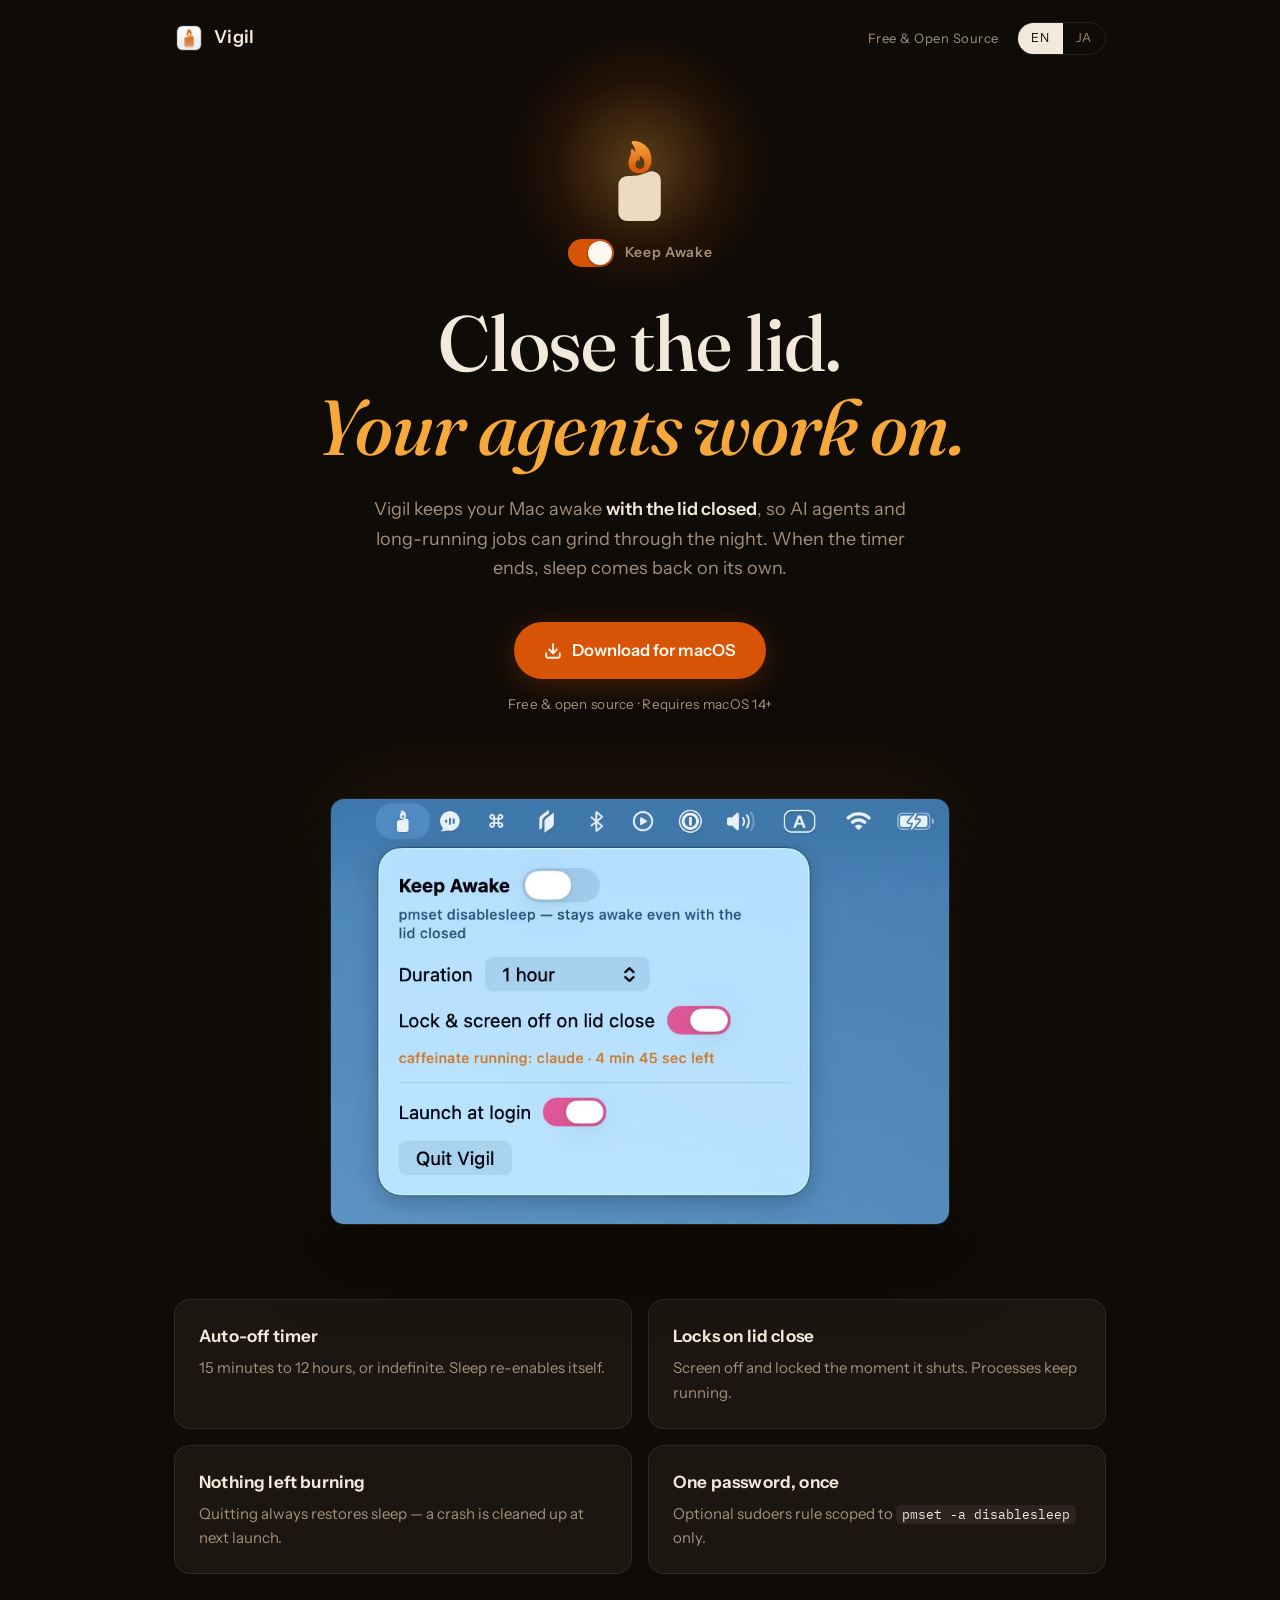
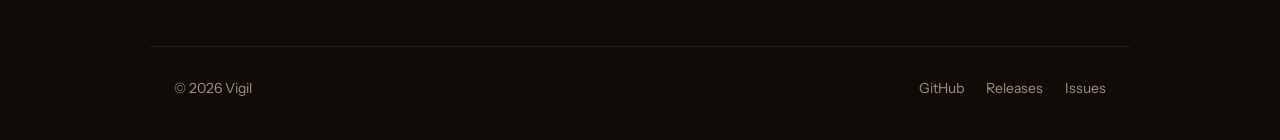
<file: public/index.html>
<!DOCTYPE html>
<html lang="en">
<head>
  <meta charset="UTF-8">
  <meta name="viewport" content="width=device-width, initial-scale=1.0">
  <title>Vigil — Keep your Mac awake, even with the lid closed</title>
  <meta name="description" content="Vigil is a macOS menu bar app that keeps your Mac awake with the lid closed, so AI agents and long-running jobs can work through the night — then re-enables sleep automatically. Free and open source.">
  <meta name="keywords" content="Vigil, keep awake, macOS, prevent sleep, disablesleep, pmset, clamshell, lid closed, AI agent, Claude Code, caffeinate alternative, menu bar app, Mac app, open source">
  <meta name="author" content="morishin">
  <meta name="robots" content="index, follow">
  <meta name="theme-color" content="#0f0b07">
  <link rel="canonical" href="https://vigil.morishin.me/">
  <link rel="alternate" hreflang="en" href="https://vigil.morishin.me/">
  <link rel="alternate" hreflang="ja" href="https://vigil.morishin.me/ja/">
  <link rel="alternate" hreflang="x-default" href="https://vigil.morishin.me/">
  <link rel="icon" type="image/png" href="assets/icon.png">
  <link rel="apple-touch-icon" href="assets/icon.png">
  <link rel="preconnect" href="https://fonts.googleapis.com">
  <link rel="preconnect" href="https://fonts.gstatic.com" crossorigin>
  <link href="https://fonts.googleapis.com/css2?family=Fraunces:ital,opsz,wght@0,9..144,400..650;1,9..144,400..650&family=Instrument+Sans:wght@400;500;600;700&family=IBM+Plex+Mono:wght@400;500&display=swap" rel="stylesheet">

  <!-- Open Graph -->
  <meta property="og:type" content="website">
  <meta property="og:site_name" content="Vigil">
  <meta property="og:title" content="Vigil — Keep your Mac awake, even with the lid closed">
  <meta property="og:description" content="Keep your Mac awake with the lid closed — let AI agents and long jobs work through the night. Sleep comes back automatically.">
  <meta property="og:url" content="https://vigil.morishin.me/">
  <meta property="og:locale" content="en_US">
  <meta property="og:locale:alternate" content="ja_JP">
  <meta property="og:image" content="https://vigil.morishin.me/assets/icon.png">
  <meta property="og:image:width" content="512">
  <meta property="og:image:height" content="512">
  <meta property="og:image:alt" content="Vigil app icon — a lit candle">

  <!-- Twitter Card -->
  <meta name="twitter:card" content="summary">
  <meta name="twitter:title" content="Vigil — Keep your Mac awake, even with the lid closed">
  <meta name="twitter:description" content="Keep your Mac awake with the lid closed — let AI agents work through the night. Sleep comes back automatically.">
  <meta name="twitter:image" content="https://vigil.morishin.me/assets/icon.png">
  <meta name="twitter:creator" content="@morishin127">

  <!-- Structured Data -->
  <script type="application/ld+json">
  {
    "@context": "https://schema.org",
    "@type": "SoftwareApplication",
    "name": "Vigil",
    "operatingSystem": "macOS 14",
    "applicationCategory": "UtilitiesApplication",
    "description": "A macOS menu bar app that keeps your Mac awake with the lid closed, so AI agents and long-running jobs can keep working. Sleep is re-enabled automatically when a timer expires.",
    "url": "https://vigil.morishin.me/",
    "downloadUrl": "https://github.com/morishin/Vigil/releases/latest",
    "image": "https://vigil.morishin.me/assets/icon.png",
    "author": { "@type": "Person", "name": "morishin", "url": "https://github.com/morishin" },
    "offers": { "@type": "Offer", "price": "0", "priceCurrency": "USD" },
    "isAccessibleForFree": true,
    "inLanguage": ["en", "ja"]
  }
  </script>

  <link rel="stylesheet" href="assets/style.css">
</head>
<body>

<div class="dimmer" aria-hidden="true"></div>

<header class="site-header">
  <a href="/" class="site-logo">
    <img src="assets/icon.png" alt="">
    <span>Vigil</span>
  </a>
  <div class="header-right">
    <span class="header-meta">Free &amp; Open Source</span>
    <nav class="lang-switch">
      <a href="/" class="active">EN</a>
      <a href="/ja/">JA</a>
    </nav>
  </div>
</header>

<main class="hero">
  <div class="candle-stage rise rise-1">
    <div class="candle-glow" aria-hidden="true"></div>
    <svg class="candle-svg" viewBox="0 0 120 120" role="img" aria-label="A lit candle — Vigil's icon">
      <defs>
        <linearGradient id="flame-grad" x1="0" y1="10" x2="0" y2="50" gradientUnits="userSpaceOnUse">
          <stop offset="0" stop-color="#f7a83b"/>
          <stop offset="1" stop-color="#d75407"/>
        </linearGradient>
      </defs>
      <path class="candle-body" d="M33 64.9688C33 58.4724 38.7642 53.4806 45.2333 53.7046C50.0918 53.8729 55.4705 53.7102 59.5 52.6378C62.5099 51.8367 66.2727 50.36 70.0092 48.7163C77.3691 45.4786 86 50.6627 86 58.7276V99.3617C86 105.237 81.2542 110 75.4 110H43.6C37.7458 110 33 105.237 33 99.3617V64.9688Z"/>
      <path class="candle-flame" d="M59.2305 50.4255C56.5236 50.4255 54.1521 49.8957 52.1159 48.836C50.0918 47.7763 48.5167 46.2914 47.3908 44.3813C46.2769 42.4582 45.72 40.2145 45.72 37.6503C45.72 36.3028 45.8158 35.1122 46.0075 34.0787C46.2111 33.0321 46.4566 32.0901 46.7441 31.2528C47.0435 30.4155 47.3369 29.6306 47.6244 28.898C47.9238 28.1653 48.1694 27.4392 48.361 26.7197C48.5646 26.0001 48.6664 25.2152 48.6664 24.3648C48.6664 23.9331 48.6425 23.4817 48.5946 23.0107C48.5586 22.5267 48.5407 22.1538 48.5407 21.8922C48.5407 21.4343 48.6545 21.0745 48.882 20.8128C49.1216 20.5381 49.433 20.4007 49.8163 20.4007C50.4032 20.4007 50.9901 20.5904 51.5769 20.9698C52.1758 21.3492 52.7208 21.8856 53.2119 22.579C53.7149 23.2724 54.1042 24.0835 54.3797 25.0124L53.5712 25.2086C53.8227 24.7377 53.9784 24.319 54.0383 23.9527C54.1102 23.5733 54.1461 23.1939 54.1461 22.8145C54.1341 21.5978 53.9305 20.4465 53.5353 19.3607C53.14 18.2748 52.6369 17.2413 52.0261 16.2601C51.4153 15.2658 50.7625 14.3238 50.0678 13.4342C49.8881 13.1987 49.7444 12.9567 49.6366 12.7081C49.5408 12.4465 49.4929 12.1914 49.4929 11.9428C49.4929 11.3148 49.7444 10.8373 50.2475 10.5102C50.7505 10.1701 51.4212 10 52.2597 10C53.7568 10 55.3379 10.1962 57.0027 10.5887C58.6795 10.9812 60.3444 11.5961 61.9973 12.4334C63.6502 13.2576 65.2132 14.3042 66.6864 15.5732C68.1597 16.8423 69.4712 18.3533 70.621 20.1064C71.7828 21.8595 72.6931 23.8677 73.3519 26.131C74.0106 28.3812 74.34 30.8931 74.34 33.6666C74.34 37.0288 73.7052 39.9659 72.4356 42.4778C71.178 44.9897 69.4173 46.939 67.1536 48.3258C64.8898 49.7256 62.2488 50.4255 59.2305 50.4255ZM59.6078 44.9504C60.9493 44.9504 62.0632 44.6364 62.9495 44.0085C63.8358 43.3674 64.5006 42.5301 64.9437 41.4966C65.3989 40.45 65.6264 39.3118 65.6264 38.082C65.6264 36.8653 65.4108 35.6421 64.9797 34.4123C64.5485 33.1695 63.9137 32.0378 63.0753 31.0174C62.2368 29.9838 61.2008 29.1531 59.9671 28.5251C59.8833 28.4858 59.8114 28.4924 59.7515 28.5447C59.7036 28.5971 59.6856 28.6755 59.6976 28.7802C59.8414 30.2716 59.8234 31.6519 59.6437 32.9209C59.476 34.1899 59.1646 35.1711 58.7095 35.8645C58.5179 35.3281 58.2843 34.831 58.0088 34.3731C57.7453 33.9021 57.4219 33.4769 57.0386 33.0975C56.9668 33.0321 56.9009 33.0125 56.841 33.0386C56.7811 33.0648 56.7452 33.1302 56.7332 33.2349C56.6614 33.7713 56.4997 34.2684 56.2481 34.7263C55.9966 35.1711 55.7271 35.629 55.4397 36.1C55.1522 36.5579 54.9007 37.0812 54.6851 37.6699C54.4695 38.2455 54.3617 38.9455 54.3617 39.7697C54.3617 41.3134 54.8408 42.5628 55.799 43.5179C56.7692 44.4729 58.0388 44.9504 59.6078 44.9504Z"/>
    </svg>
  </div>

  <label class="awake-toggle rise rise-1" for="keep-awake">
    <input type="checkbox" id="keep-awake" checked>
    <span class="switch" aria-hidden="true"></span>
    <span>Keep Awake</span>
  </label>

  <h1 class="rise rise-2">
    Close the lid.<br>
    <em>Your agents work on.</em>
  </h1>

  <p class="lede rise rise-3">
    Vigil keeps your Mac awake <strong>with the lid closed</strong>, so AI agents
    and long-running jobs can grind through the night. When the timer ends,
    sleep comes back on its own.
  </p>

  <div class="cta-wrap rise rise-4">
    <a href="https://github.com/morishin/Vigil/releases/latest" class="hero-cta">
      <svg viewBox="0 0 24 24" fill="none" stroke="currentColor" stroke-width="2.4" stroke-linecap="round" stroke-linejoin="round" aria-hidden="true">
        <path d="M21 15v4a2 2 0 0 1-2 2H5a2 2 0 0 1-2-2v-4"/>
        <polyline points="7 10 12 15 17 10"/>
        <line x1="12" y1="15" x2="12" y2="3"/>
      </svg>
      <span>Download for macOS</span>
    </a>
    <span class="cta-note">Free &amp; open source · Requires macOS 14+</span>
  </div>
</main>

<section class="showcase rise rise-5">
  <img src="assets/screenshot.webp" width="860" height="592" alt="The Vigil menu opened from the macOS menu bar, showing the Keep Awake toggle, duration picker, and lid-close options">
</section>

<section class="features">
  <div class="container">
    <div class="features-grid">

      <article class="feature-card">
        <h3>Auto-off timer</h3>
        <p>15 minutes to 12 hours, or indefinite. Sleep re-enables itself.</p>
      </article>

      <article class="feature-card">
        <h3>Locks on lid close</h3>
        <p>Screen off and locked the moment it shuts. Processes keep running.</p>
      </article>

      <article class="feature-card">
        <h3>Nothing left burning</h3>
        <p>Quitting always restores sleep — a crash is cleaned up at next launch.</p>
      </article>

      <article class="feature-card">
        <h3>One password, once</h3>
        <p>Optional sudoers rule scoped to <code>pmset -a disablesleep</code> only.</p>
      </article>

    </div>
  </div>
</section>

<footer class="site-footer">
  <div>© 2026 Vigil</div>
  <div class="footer-links">
    <a href="https://github.com/morishin/Vigil">GitHub</a>
    <a href="https://github.com/morishin/Vigil/releases">Releases</a>
    <a href="https://github.com/morishin/Vigil/issues">Issues</a>
  </div>
</footer>

<script src="assets/main.js"></script>
</body>
</html>
</file>
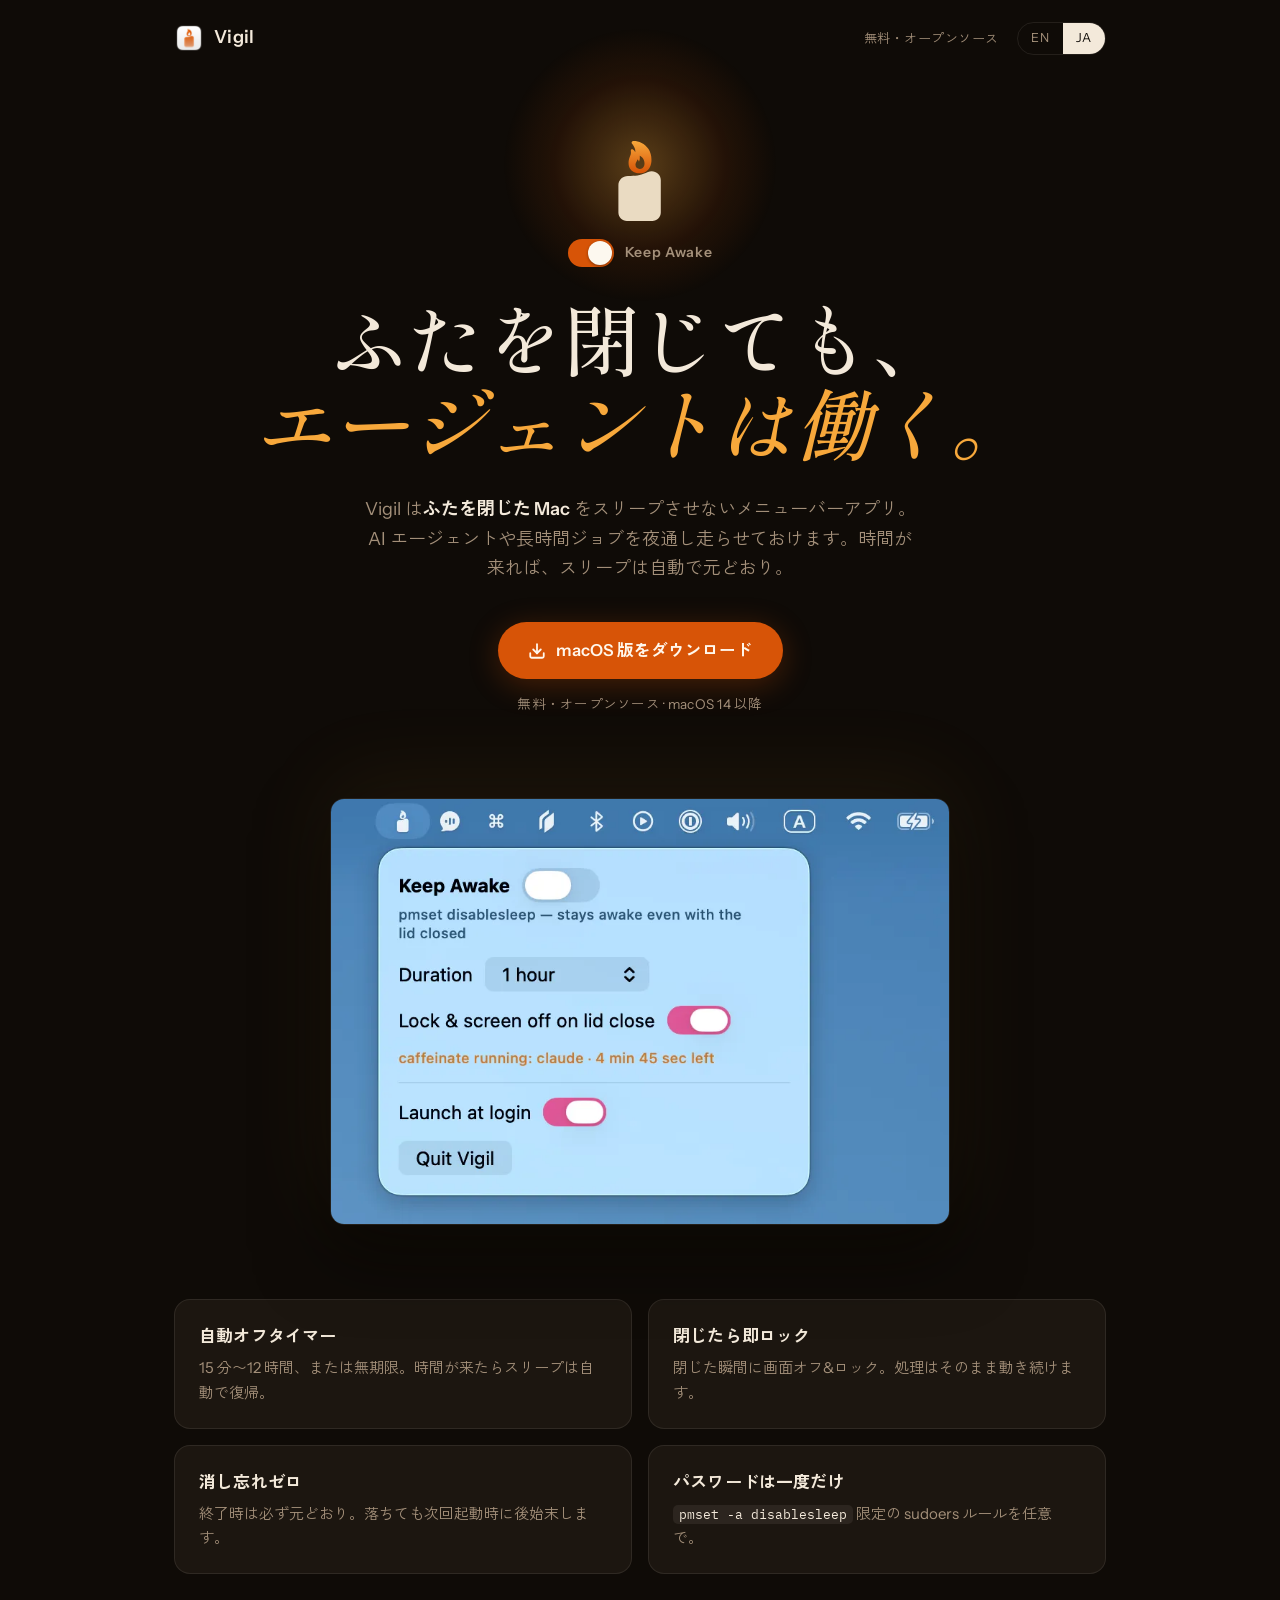
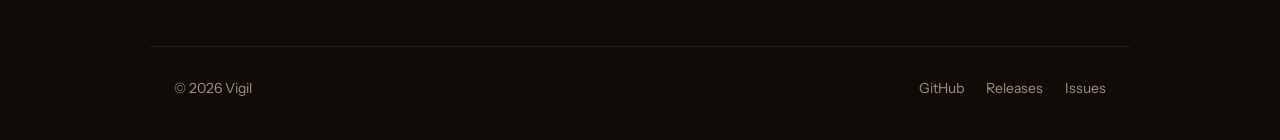
<file: public/ja/index.html>
<!DOCTYPE html>
<html lang="ja">
<head>
  <meta charset="UTF-8">
  <meta name="viewport" content="width=device-width, initial-scale=1.0">
  <title>Vigil — ふたを閉じても Mac をスリープさせないメニューバーアプリ</title>
  <meta name="description" content="Vigil はふたを閉じた Mac をスリープさせない macOS メニューバーアプリ。AI エージェントや長時間ジョブを夜通し走らせておけます。時間が来たらスリープは自動で元どおり。無料・オープンソース。">
  <meta name="keywords" content="Vigil, スリープ防止, macOS, disablesleep, pmset, クラムシェル, ふたを閉じる, AIエージェント, Claude Code, caffeinate 代替, メニューバー, Macアプリ, オープンソース">
  <meta name="author" content="morishin">
  <meta name="robots" content="index, follow">
  <meta name="theme-color" content="#0f0b07">
  <link rel="canonical" href="https://vigil.morishin.me/ja/">
  <link rel="alternate" hreflang="en" href="https://vigil.morishin.me/">
  <link rel="alternate" hreflang="ja" href="https://vigil.morishin.me/ja/">
  <link rel="alternate" hreflang="x-default" href="https://vigil.morishin.me/">
  <link rel="icon" type="image/png" href="../assets/icon.png">
  <link rel="apple-touch-icon" href="../assets/icon.png">
  <link rel="preconnect" href="https://fonts.googleapis.com">
  <link rel="preconnect" href="https://fonts.gstatic.com" crossorigin>
  <link href="https://fonts.googleapis.com/css2?family=Fraunces:ital,opsz,wght@0,9..144,400..650;1,9..144,400..650&family=Instrument+Sans:wght@400;500;600;700&family=IBM+Plex+Mono:wght@400;500&family=Shippori+Mincho:wght@500;600&family=Zen+Kaku+Gothic+New:wght@400;500;700&display=swap" rel="stylesheet">

  <!-- Open Graph -->
  <meta property="og:type" content="website">
  <meta property="og:site_name" content="Vigil">
  <meta property="og:title" content="Vigil — ふたを閉じても Mac をスリープさせないメニューバーアプリ">
  <meta property="og:description" content="ふたを閉じても AI エージェントは働き続ける。Mac をスリープさせず、時間が来たら自動で元どおり。">
  <meta property="og:url" content="https://vigil.morishin.me/ja/">
  <meta property="og:locale" content="ja_JP">
  <meta property="og:locale:alternate" content="en_US">
  <meta property="og:image" content="https://vigil.morishin.me/assets/icon.png">
  <meta property="og:image:width" content="512">
  <meta property="og:image:height" content="512">
  <meta property="og:image:alt" content="Vigil のアプリアイコン — 灯ったロウソク">

  <!-- Twitter Card -->
  <meta name="twitter:card" content="summary">
  <meta name="twitter:title" content="Vigil — ふたを閉じても Mac をスリープさせないメニューバーアプリ">
  <meta name="twitter:description" content="ふたを閉じても AI エージェントは働き続ける。スリープは自動で元どおり。">
  <meta name="twitter:image" content="https://vigil.morishin.me/assets/icon.png">
  <meta name="twitter:creator" content="@morishin127">

  <!-- Structured Data -->
  <script type="application/ld+json">
  {
    "@context": "https://schema.org",
    "@type": "SoftwareApplication",
    "name": "Vigil",
    "operatingSystem": "macOS 14",
    "applicationCategory": "UtilitiesApplication",
    "description": "ふたを閉じた Mac をスリープさせない macOS メニューバーアプリ。AI エージェントや長時間ジョブを夜通し走らせておけます。タイマーが切れると自動でスリープを再有効化します。",
    "url": "https://vigil.morishin.me/ja/",
    "downloadUrl": "https://github.com/morishin/Vigil/releases/latest",
    "image": "https://vigil.morishin.me/assets/icon.png",
    "author": { "@type": "Person", "name": "morishin", "url": "https://github.com/morishin" },
    "offers": { "@type": "Offer", "price": "0", "priceCurrency": "USD" },
    "isAccessibleForFree": true,
    "inLanguage": ["ja", "en"]
  }
  </script>

  <link rel="stylesheet" href="../assets/style.css">
</head>
<body>

<div class="dimmer" aria-hidden="true"></div>

<header class="site-header">
  <a href="/ja/" class="site-logo">
    <img src="../assets/icon.png" alt="">
    <span>Vigil</span>
  </a>
  <div class="header-right">
    <span class="header-meta">無料・オープンソース</span>
    <nav class="lang-switch">
      <a href="/">EN</a>
      <a href="/ja/" class="active">JA</a>
    </nav>
  </div>
</header>

<main class="hero">
  <div class="candle-stage rise rise-1">
    <div class="candle-glow" aria-hidden="true"></div>
    <svg class="candle-svg" viewBox="0 0 120 120" role="img" aria-label="灯ったロウソク — Vigil のアイコン">
      <defs>
        <linearGradient id="flame-grad" x1="0" y1="10" x2="0" y2="50" gradientUnits="userSpaceOnUse">
          <stop offset="0" stop-color="#f7a83b"/>
          <stop offset="1" stop-color="#d75407"/>
        </linearGradient>
      </defs>
      <path class="candle-body" d="M33 64.9688C33 58.4724 38.7642 53.4806 45.2333 53.7046C50.0918 53.8729 55.4705 53.7102 59.5 52.6378C62.5099 51.8367 66.2727 50.36 70.0092 48.7163C77.3691 45.4786 86 50.6627 86 58.7276V99.3617C86 105.237 81.2542 110 75.4 110H43.6C37.7458 110 33 105.237 33 99.3617V64.9688Z"/>
      <path class="candle-flame" d="M59.2305 50.4255C56.5236 50.4255 54.1521 49.8957 52.1159 48.836C50.0918 47.7763 48.5167 46.2914 47.3908 44.3813C46.2769 42.4582 45.72 40.2145 45.72 37.6503C45.72 36.3028 45.8158 35.1122 46.0075 34.0787C46.2111 33.0321 46.4566 32.0901 46.7441 31.2528C47.0435 30.4155 47.3369 29.6306 47.6244 28.898C47.9238 28.1653 48.1694 27.4392 48.361 26.7197C48.5646 26.0001 48.6664 25.2152 48.6664 24.3648C48.6664 23.9331 48.6425 23.4817 48.5946 23.0107C48.5586 22.5267 48.5407 22.1538 48.5407 21.8922C48.5407 21.4343 48.6545 21.0745 48.882 20.8128C49.1216 20.5381 49.433 20.4007 49.8163 20.4007C50.4032 20.4007 50.9901 20.5904 51.5769 20.9698C52.1758 21.3492 52.7208 21.8856 53.2119 22.579C53.7149 23.2724 54.1042 24.0835 54.3797 25.0124L53.5712 25.2086C53.8227 24.7377 53.9784 24.319 54.0383 23.9527C54.1102 23.5733 54.1461 23.1939 54.1461 22.8145C54.1341 21.5978 53.9305 20.4465 53.5353 19.3607C53.14 18.2748 52.6369 17.2413 52.0261 16.2601C51.4153 15.2658 50.7625 14.3238 50.0678 13.4342C49.8881 13.1987 49.7444 12.9567 49.6366 12.7081C49.5408 12.4465 49.4929 12.1914 49.4929 11.9428C49.4929 11.3148 49.7444 10.8373 50.2475 10.5102C50.7505 10.1701 51.4212 10 52.2597 10C53.7568 10 55.3379 10.1962 57.0027 10.5887C58.6795 10.9812 60.3444 11.5961 61.9973 12.4334C63.6502 13.2576 65.2132 14.3042 66.6864 15.5732C68.1597 16.8423 69.4712 18.3533 70.621 20.1064C71.7828 21.8595 72.6931 23.8677 73.3519 26.131C74.0106 28.3812 74.34 30.8931 74.34 33.6666C74.34 37.0288 73.7052 39.9659 72.4356 42.4778C71.178 44.9897 69.4173 46.939 67.1536 48.3258C64.8898 49.7256 62.2488 50.4255 59.2305 50.4255ZM59.6078 44.9504C60.9493 44.9504 62.0632 44.6364 62.9495 44.0085C63.8358 43.3674 64.5006 42.5301 64.9437 41.4966C65.3989 40.45 65.6264 39.3118 65.6264 38.082C65.6264 36.8653 65.4108 35.6421 64.9797 34.4123C64.5485 33.1695 63.9137 32.0378 63.0753 31.0174C62.2368 29.9838 61.2008 29.1531 59.9671 28.5251C59.8833 28.4858 59.8114 28.4924 59.7515 28.5447C59.7036 28.5971 59.6856 28.6755 59.6976 28.7802C59.8414 30.2716 59.8234 31.6519 59.6437 32.9209C59.476 34.1899 59.1646 35.1711 58.7095 35.8645C58.5179 35.3281 58.2843 34.831 58.0088 34.3731C57.7453 33.9021 57.4219 33.4769 57.0386 33.0975C56.9668 33.0321 56.9009 33.0125 56.841 33.0386C56.7811 33.0648 56.7452 33.1302 56.7332 33.2349C56.6614 33.7713 56.4997 34.2684 56.2481 34.7263C55.9966 35.1711 55.7271 35.629 55.4397 36.1C55.1522 36.5579 54.9007 37.0812 54.6851 37.6699C54.4695 38.2455 54.3617 38.9455 54.3617 39.7697C54.3617 41.3134 54.8408 42.5628 55.799 43.5179C56.7692 44.4729 58.0388 44.9504 59.6078 44.9504Z"/>
    </svg>
  </div>

  <label class="awake-toggle rise rise-1" for="keep-awake">
    <input type="checkbox" id="keep-awake" checked>
    <span class="switch" aria-hidden="true"></span>
    <span>Keep Awake</span>
  </label>

  <h1 class="rise rise-2">
    ふたを閉じても、<br>
    <em>エージェントは働く。</em>
  </h1>

  <p class="lede rise rise-3">
    Vigil は<strong>ふたを閉じた Mac</strong> をスリープさせないメニューバーアプリ。AI エージェントや長時間ジョブを夜通し走らせておけます。時間が来れば、スリープは自動で元どおり。
  </p>

  <div class="cta-wrap rise rise-4">
    <a href="https://github.com/morishin/Vigil/releases/latest" class="hero-cta">
      <svg viewBox="0 0 24 24" fill="none" stroke="currentColor" stroke-width="2.4" stroke-linecap="round" stroke-linejoin="round" aria-hidden="true">
        <path d="M21 15v4a2 2 0 0 1-2 2H5a2 2 0 0 1-2-2v-4"/>
        <polyline points="7 10 12 15 17 10"/>
        <line x1="12" y1="15" x2="12" y2="3"/>
      </svg>
      <span>macOS 版をダウンロード</span>
    </a>
    <span class="cta-note">無料・オープンソース · macOS 14 以降</span>
  </div>
</main>

<section class="showcase rise rise-5">
  <img src="../assets/screenshot.webp" width="860" height="592" alt="macOS のメニューバーから開いた Vigil のメニュー。Keep Awake トグル、時間の選択、ふたを閉じたときの動作設定が並ぶ">
</section>

<section class="features">
  <div class="container">
    <div class="features-grid">

      <article class="feature-card">
        <h3>自動オフタイマー</h3>
        <p>15 分〜12 時間、または無期限。時間が来たらスリープは自動で復帰。</p>
      </article>

      <article class="feature-card">
        <h3>閉じたら即ロック</h3>
        <p>閉じた瞬間に画面オフ&amp;ロック。処理はそのまま動き続けます。</p>
      </article>

      <article class="feature-card">
        <h3>消し忘れゼロ</h3>
        <p>終了時は必ず元どおり。落ちても次回起動時に後始末します。</p>
      </article>

      <article class="feature-card">
        <h3>パスワードは一度だけ</h3>
        <p><code>pmset -a disablesleep</code> 限定の sudoers ルールを任意で。</p>
      </article>

    </div>
  </div>
</section>

<footer class="site-footer">
  <div>© 2026 Vigil</div>
  <div class="footer-links">
    <a href="https://github.com/morishin/Vigil">GitHub</a>
    <a href="https://github.com/morishin/Vigil/releases">Releases</a>
    <a href="https://github.com/morishin/Vigil/issues">Issues</a>
  </div>
</footer>

<script src="../assets/main.js"></script>
</body>
</html>
</file>
<file: public/assets/style.css>
/* Vigil landing page */

:root {
  --night: #0f0b07;
  --smoke: #1c1610;
  --line: rgba(243, 233, 218, 0.09);
  --wax: #f3e9da;
  --ash: #a4907a;
  --ember: #d75407;
  --flame: #f7a83b;
  --display: "Fraunces", "Shippori Mincho", "Hiragino Mincho ProN", serif;
  --body: "Instrument Sans", "Zen Kaku Gothic New", "Hiragino Sans", sans-serif;
  --mono: "IBM Plex Mono", ui-monospace, monospace;
}

* { margin: 0; padding: 0; box-sizing: border-box; }

html { scroll-behavior: smooth; }

body {
  background: var(--night);
  color: var(--wax);
  font-family: var(--body);
  font-size: 17px;
  line-height: 1.65;
  -webkit-font-smoothing: antialiased;
  overflow-x: hidden;
}

a { color: inherit; }

:focus-visible {
  outline: 2px solid var(--flame);
  outline-offset: 3px;
  border-radius: 4px;
}

.container {
  max-width: 980px;
  margin: 0 auto;
  padding: 0 24px;
}

/* ---- Dimmer: the page darkens when the candle is snuffed ---- */

.dimmer {
  position: fixed;
  inset: 0;
  background: #030201;
  opacity: 0;
  transition: opacity 1.1s ease;
  pointer-events: none;
  z-index: 50;
}

body.snuffed .dimmer { opacity: 0.55; }

/* ---- Header ---- */

.site-header {
  display: flex;
  align-items: center;
  justify-content: space-between;
  max-width: 980px;
  margin: 0 auto;
  padding: 22px 24px;
}

.site-logo {
  display: flex;
  align-items: center;
  gap: 10px;
  text-decoration: none;
  font-weight: 600;
  letter-spacing: 0.02em;
  font-size: 18px;
}

.site-logo img { width: 30px; height: 30px; }

.header-right { display: flex; align-items: center; gap: 18px; }

.header-meta {
  color: var(--ash);
  font-size: 13px;
  letter-spacing: 0.04em;
}

.lang-switch {
  display: flex;
  border: 1px solid var(--line);
  border-radius: 999px;
  overflow: hidden;
  font-size: 12.5px;
  letter-spacing: 0.06em;
}

.lang-switch a {
  padding: 5px 13px;
  text-decoration: none;
  color: var(--ash);
  transition: color 0.2s;
}

.lang-switch a:hover { color: var(--wax); }

.lang-switch a.active {
  color: var(--night);
  background: var(--wax);
}

/* ---- Hero ---- */

.hero {
  text-align: center;
  padding: 56px 24px 30px;
  position: relative;
}

.candle-stage {
  position: relative;
  display: block;
  width: 96px;
  margin: 0 auto 10px;
}

.candle-glow {
  position: absolute;
  left: 50%;
  top: 34%;
  width: 380px;
  height: 380px;
  transform: translate(-50%, -50%);
  background: radial-gradient(
    closest-side,
    rgba(247, 168, 59, 0.32),
    rgba(215, 84, 7, 0.10) 45%,
    transparent 72%
  );
  pointer-events: none;
  animation: glow-pulse 3.4s ease-in-out infinite alternate;
  transition: opacity 0.9s ease;
}

body.snuffed .candle-glow { opacity: 0; animation: none; }

.candle-svg {
  position: relative;
  width: 96px;
  height: 96px;
  display: block;
}

.candle-body { fill: #eadbc2; transition: fill 0.9s ease; }

body.snuffed .candle-body { fill: #5c503f; }

.candle-flame {
  fill: url(#flame-grad);
  transform-origin: 60px 50px;
  animation: flicker 2.8s ease-in-out infinite;
  transition: opacity 0.55s ease, transform 0.55s ease;
}

body.snuffed .candle-flame {
  opacity: 0;
  transform: translateY(8px) scale(0.5);
  animation: none;
}

@keyframes flicker {
  0%   { transform: rotate(0deg)    scaleY(1); }
  22%  { transform: rotate(-1.6deg) scaleY(1.03); }
  47%  { transform: rotate(1.2deg)  scaleY(0.97); }
  70%  { transform: rotate(-0.8deg) scaleY(1.02); }
  100% { transform: rotate(0.9deg)  scaleY(1); }
}

@keyframes glow-pulse {
  from { opacity: 0.8; transform: translate(-50%, -50%) scale(1); }
  to   { opacity: 1;   transform: translate(-50%, -50%) scale(1.05); }
}

/* ---- Keep Awake toggle ---- */

.awake-toggle {
  display: inline-flex;
  align-items: center;
  gap: 11px;
  cursor: pointer;
  user-select: none;
  margin-bottom: 34px;
  font-size: 14px;
  font-weight: 600;
  letter-spacing: 0.05em;
  color: var(--ash);
}

.awake-toggle input {
  position: absolute;
  opacity: 0;
  width: 46px;
  height: 28px;
  cursor: pointer;
}

.switch {
  width: 46px;
  height: 28px;
  border-radius: 14px;
  background: #403426;
  position: relative;
  transition: background 0.35s ease;
  flex-shrink: 0;
}

.switch::after {
  content: "";
  position: absolute;
  top: 2px;
  left: 2px;
  width: 24px;
  height: 24px;
  border-radius: 50%;
  background: #fdf8ef;
  transition: transform 0.3s cubic-bezier(0.3, 1.4, 0.6, 1);
  box-shadow: 0 1px 3px rgba(0, 0, 0, 0.4);
}

.awake-toggle input:checked + .switch { background: var(--ember); }

.awake-toggle input:checked + .switch::after { transform: translateX(18px); }

.awake-toggle input:focus-visible + .switch {
  outline: 2px solid var(--flame);
  outline-offset: 3px;
}

/* ---- Hero type ---- */

.hero h1 {
  font-family: var(--display);
  font-weight: 500;
  font-size: clamp(44px, 7.5vw, 78px);
  line-height: 1.08;
  letter-spacing: -0.01em;
  margin-bottom: 26px;
}

.hero h1 em {
  font-style: italic;
  color: var(--flame);
  transition: color 0.9s ease;
}

body.snuffed .hero h1 em { color: #7c6a52; }

.lede {
  max-width: 560px;
  margin: 0 auto 38px;
  color: var(--ash);
  font-size: 18px;
}

.lede strong { color: var(--wax); font-weight: 600; }

/* ---- CTA ---- */

.cta-wrap {
  display: flex;
  flex-direction: column;
  align-items: center;
  gap: 14px;
  margin-bottom: 26px;
}

.hero-cta {
  display: inline-flex;
  align-items: center;
  gap: 10px;
  background: var(--ember);
  color: #fff7ec;
  text-decoration: none;
  font-weight: 600;
  font-size: 16.5px;
  padding: 15px 30px;
  border-radius: 999px;
  transition: background 0.25s ease, transform 0.25s ease, box-shadow 0.25s ease;
  box-shadow: 0 6px 30px rgba(215, 84, 7, 0.28);
}

.hero-cta:hover {
  background: #e8631a;
  transform: translateY(-1px);
  box-shadow: 0 10px 36px rgba(215, 84, 7, 0.4);
}

.hero-cta svg { width: 18px; height: 18px; }

.cta-note {
  color: var(--ash);
  font-size: 13.5px;
  letter-spacing: 0.02em;
}

/* ---- Showcase ---- */

.showcase {
  padding: 26px 24px 40px;
  display: flex;
  justify-content: center;
}

.showcase img {
  width: 100%;
  max-width: 620px;
  height: auto;
  border-radius: 14px;
  border: 1px solid var(--line);
  box-shadow:
    0 -20px 90px rgba(247, 168, 59, 0.07),
    0 30px 70px rgba(0, 0, 0, 0.55);
}

/* ---- Features ---- */

.features { padding: 34px 0 72px; }

.features-grid {
  display: grid;
  grid-template-columns: repeat(2, 1fr);
  gap: 16px;
}

.feature-card {
  background: var(--smoke);
  border: 1px solid var(--line);
  border-radius: 16px;
  padding: 22px 24px;
}

.feature-card h3 {
  font-size: 17px;
  font-weight: 650;
  margin-bottom: 6px;
  letter-spacing: 0.01em;
}

.feature-card p {
  color: var(--ash);
  font-size: 15px;
}

.feature-card code {
  font-family: var(--mono);
  font-size: 0.86em;
  color: var(--wax);
  background: rgba(243, 233, 218, 0.07);
  padding: 1px 6px;
  border-radius: 5px;
}

/* ---- Footer ---- */

.site-footer {
  border-top: 1px solid var(--line);
  padding: 30px 24px 40px;
  max-width: 980px;
  margin: 0 auto;
  display: flex;
  align-items: center;
  justify-content: space-between;
  color: var(--ash);
  font-size: 14px;
}

.footer-links { display: flex; gap: 22px; }

.footer-links a {
  text-decoration: none;
  transition: color 0.2s;
}

.footer-links a:hover { color: var(--wax); }

/* ---- Load-in ---- */

.rise {
  opacity: 0;
  transform: translateY(14px);
  animation: rise 0.7s ease forwards;
}

.rise-1 { animation-delay: 0.05s; }
.rise-2 { animation-delay: 0.15s; }
.rise-3 { animation-delay: 0.25s; }
.rise-4 { animation-delay: 0.35s; }
.rise-5 { animation-delay: 0.5s; }

@keyframes rise {
  to { opacity: 1; transform: translateY(0); }
}

/* ---- Responsive ---- */

@media (max-width: 720px) {
  .header-meta { display: none; }
  .features-grid { grid-template-columns: 1fr; }
  .hero { padding-top: 36px; }
  .candle-glow { width: 300px; height: 300px; }
}

/* ---- Reduced motion ---- */

@media (prefers-reduced-motion: reduce) {
  html { scroll-behavior: auto; }
  .candle-flame, .candle-glow { animation: none; }
  .rise {
    animation: none;
    opacity: 1;
    transform: none;
  }
  .dimmer, .candle-flame, .candle-glow, .candle-body, .hero h1 em {
    transition: none;
  }
}
</file>
